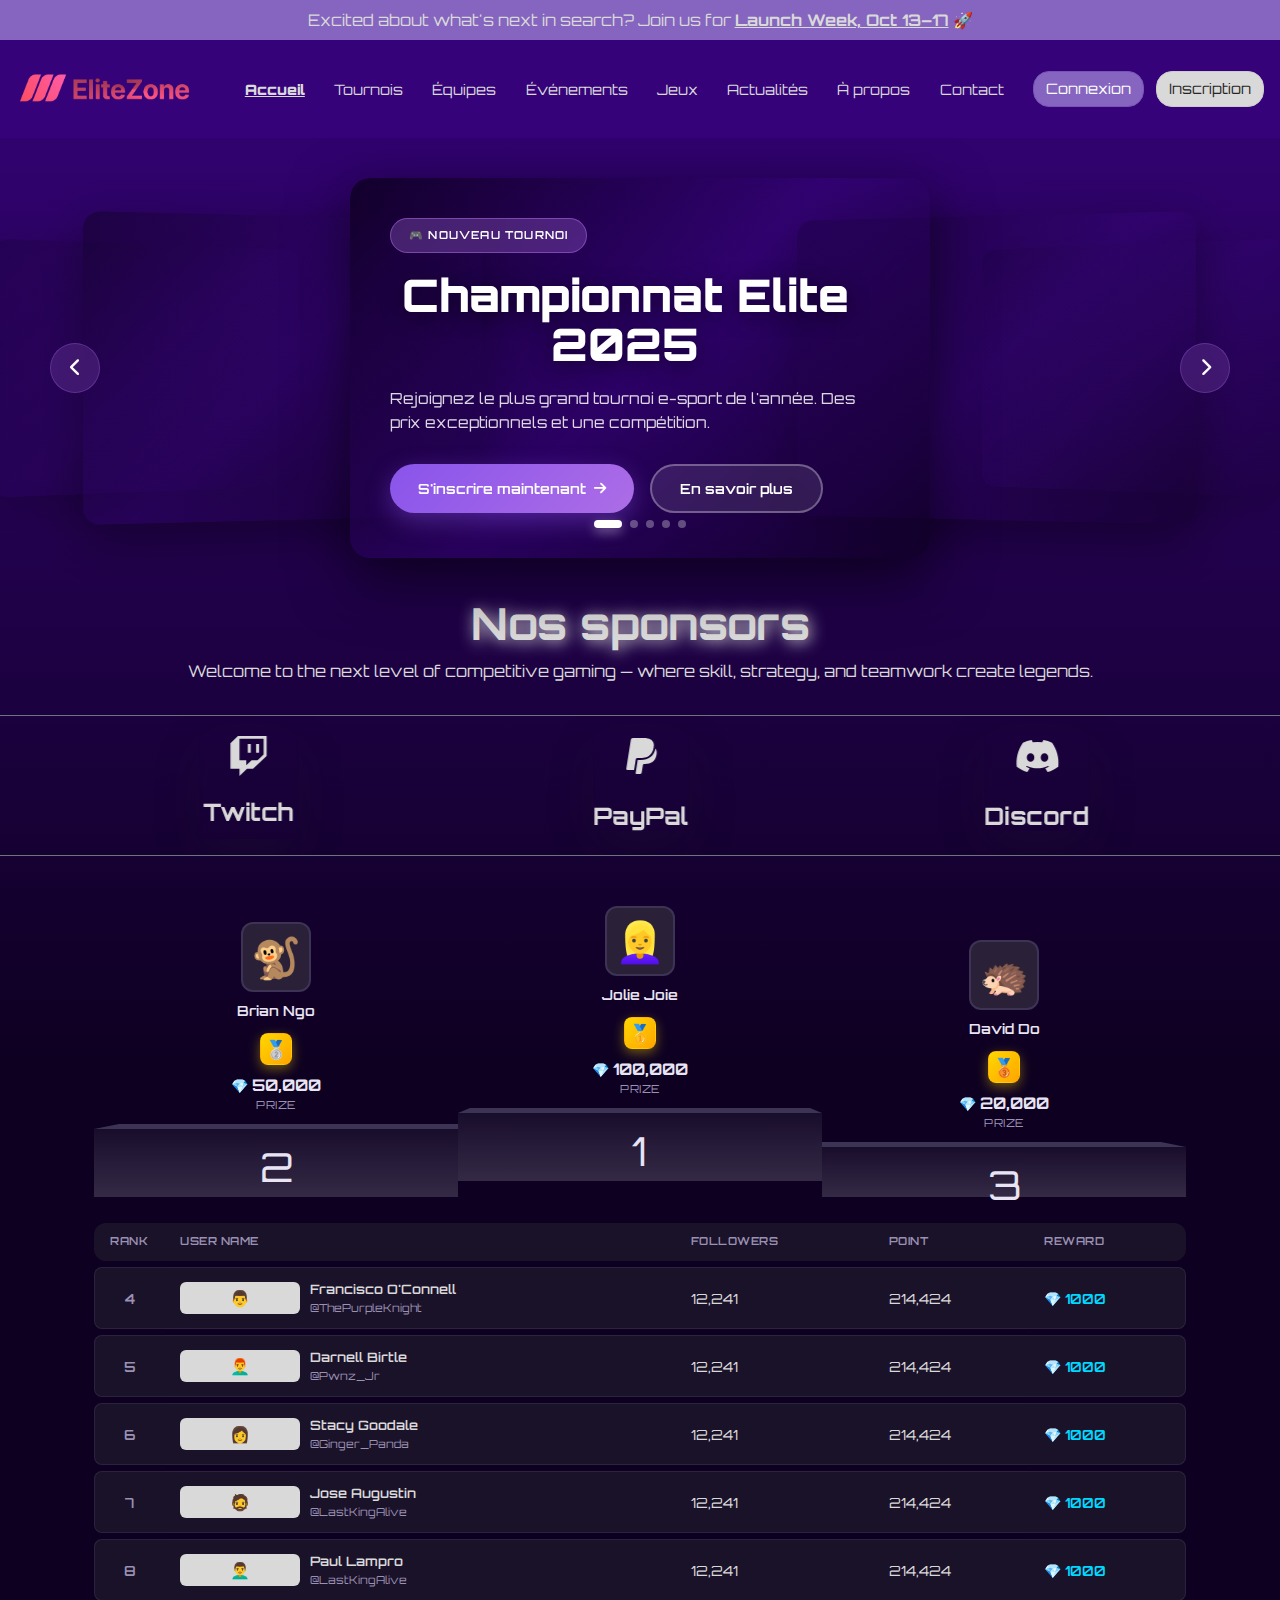
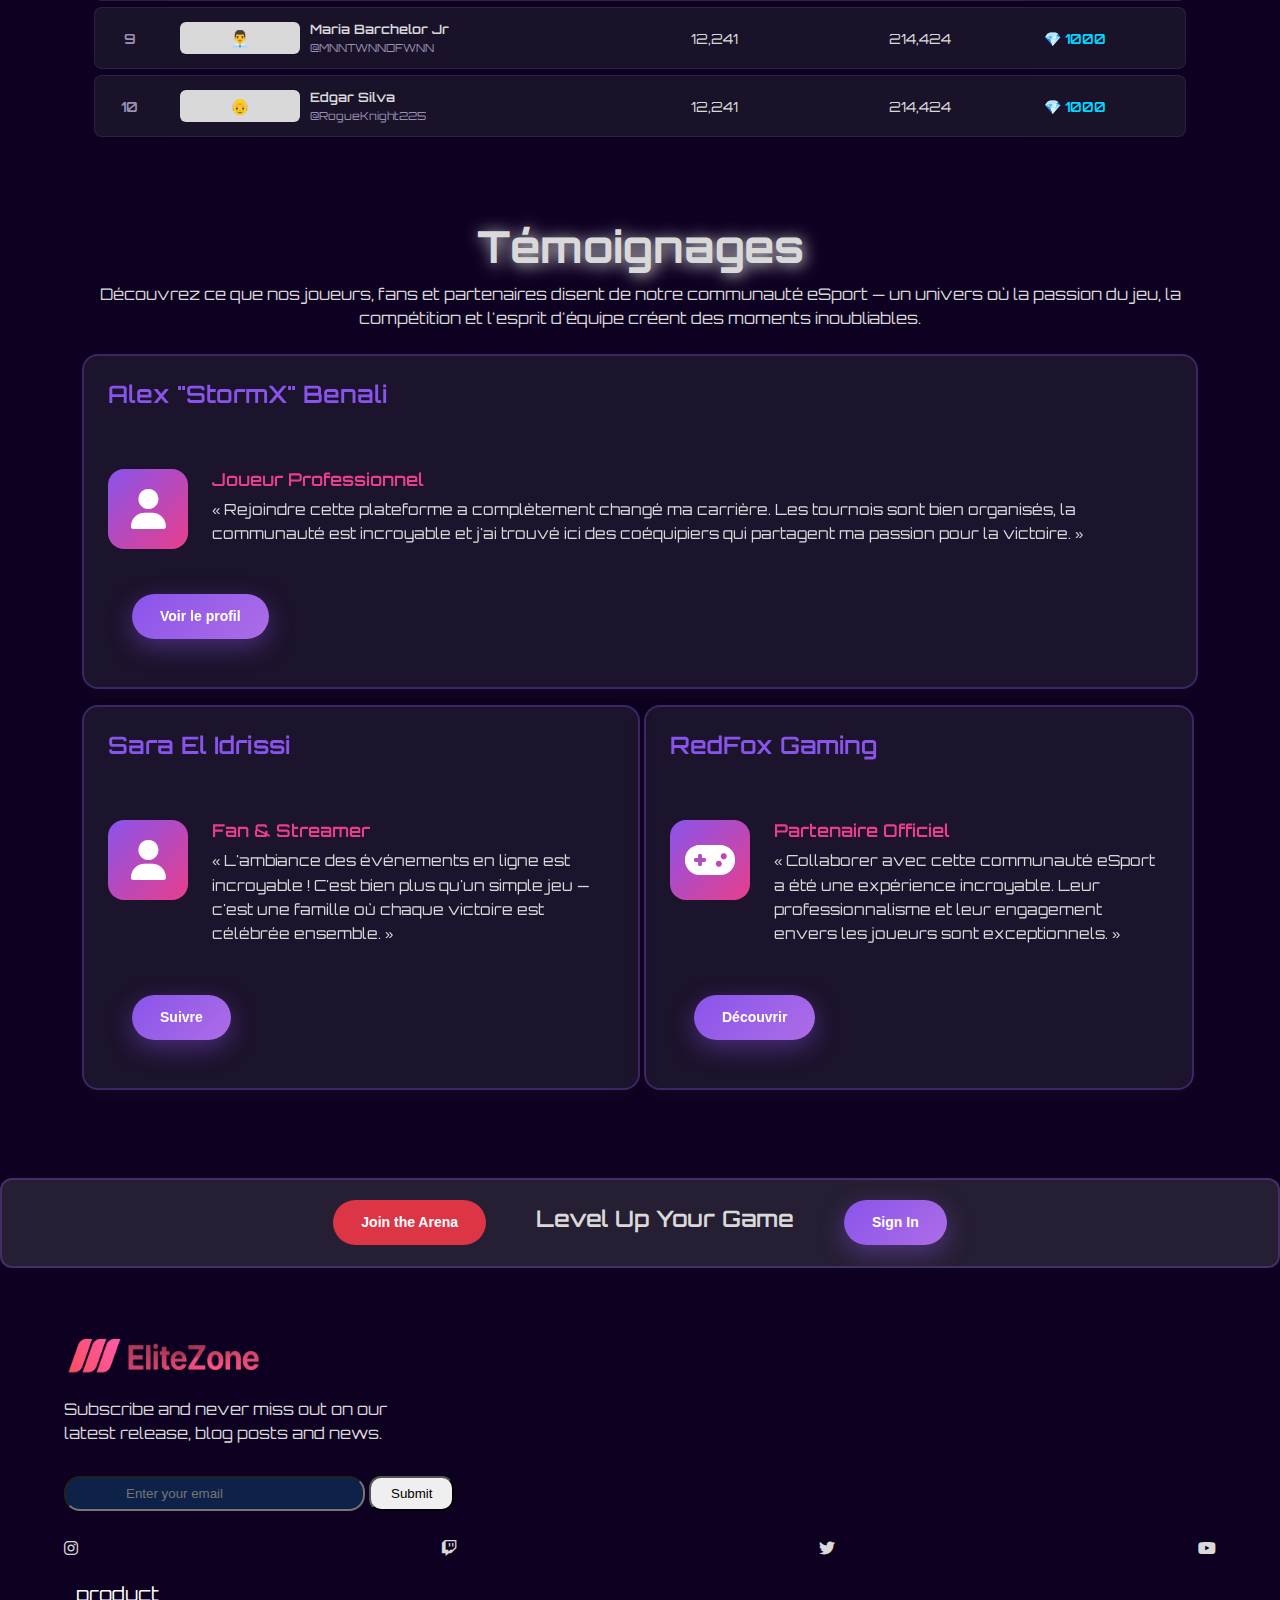
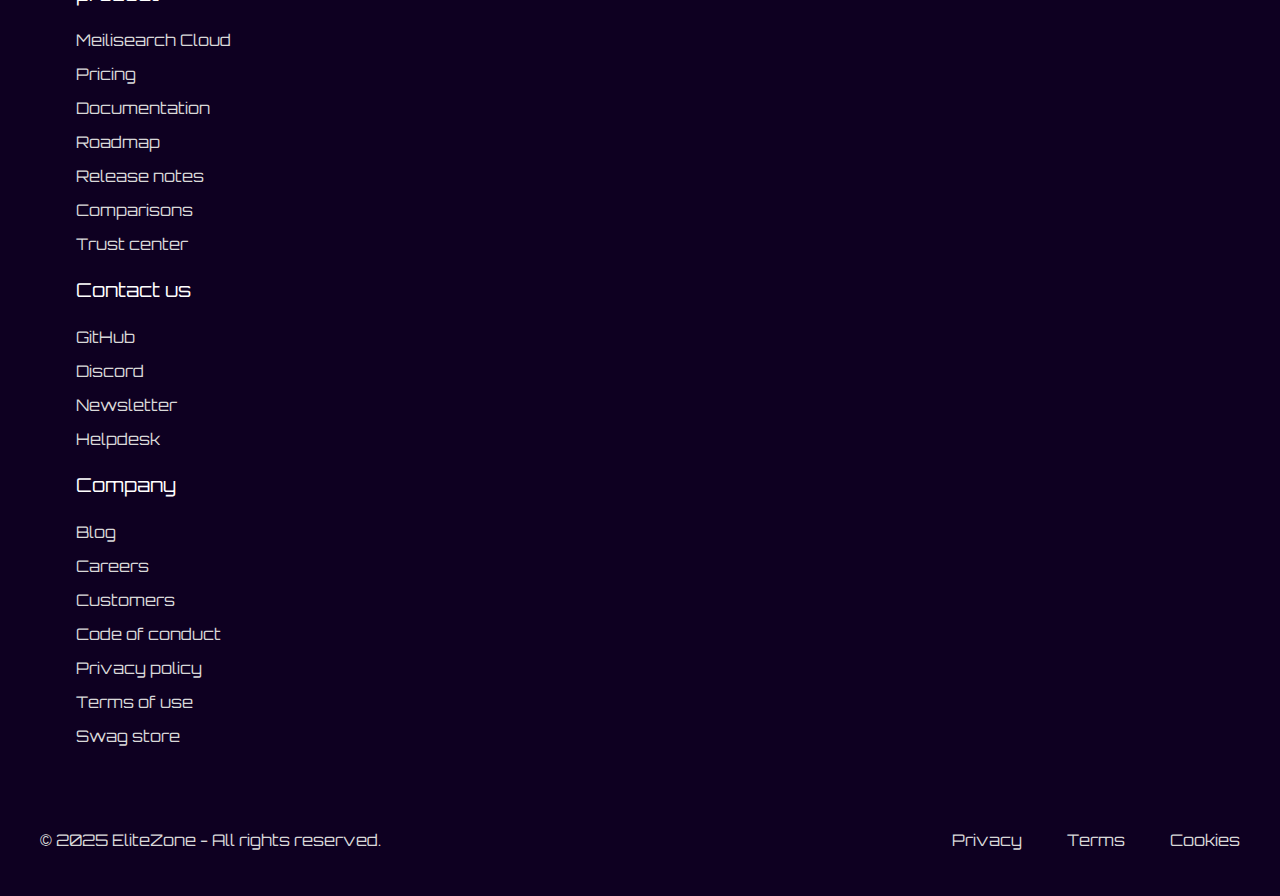
<file: index.html>
<!DOCTYPE html>
<html lang="en">

<head>
    <!--Meta-->
    <meta charset="UTF-8" />
    <meta name="viewport" content="width=device-width, initial-scale=1.0" />
    <meta name="description" content="Home page of EliteZone">
    <meta name="keywords" content="EliteZone,sport,game,Elite,Zone">
    <meta name="author" content="Mohammed Maghri, Rihab Mahdi, Hamza Hajjaji">

    <!--Favicon-->
    <link rel="icon" type="image/x-icon" href="assets/image/favicon.ico">

    <!--Title-->
    <title>EliteZone - Accueil</title>

    <!--Preconnect-->
    <link rel="preconnect" href="https://cdnjs.cloudflare.com">
    <link rel="preconnect" href="https://fonts.googleapis.com">

    <!--Preload-->
    <link rel="preload" href="assets/style/app.css" as="style" />
    <link rel="preload" href="assets/script/app.js" as="script" />

    <!--Stylesheet-->
    <link rel="stylesheet" href="assets/style/app.css" />
    <link rel="stylesheet"
        href="https://fonts.googleapis.com/css2?family=Orbitron:wght@400;500;700;900&family=Inter:wght@300;400;500;600;700&display=swap">
    <link rel="stylesheet" href="https://cdnjs.cloudflare.com/ajax/libs/font-awesome/6.6.0/css/all.min.css"
        crossorigin="anonymous" />
    <link rel="stylesheet" href="https://cdnjs.cloudflare.com/ajax/libs/animate.css/4.1.1/animate.min.css" />
</head>

<body>
    <!--Header-->
    <header class="page-wrapper">
        <p class="bg-purple py-2 text-center fs-6 mb-0">Excited about what's next in search? Join us for <u
                class="text-bold">Launch Week, Oct 13–17</u> 🚀</p>
        <div class="nav-wrapper">
            <nav class="navbar">
                <img src="assets/image/logo.png" alt="EliteZone Logo" />
                <div class="menu-toggle" id="mobile-menu">
                    <span class="bar"></span>
                    <span class="bar"></span>
                    <span class="bar"></span>
                </div>
                <ul class="nav">
                    <li class="nav-item"><a href="" class="active">Accueil</a></li>
                    <li class="nav-item"><a href="pages/tournois.html">Tournois</a></li>
                    <li class="nav-item"><a href="pages/équipes.html">Équipes</a></li>
                    <li class="nav-item"><a href="pages/événements.html">Événements</a></li>
                    <li class="nav-item"><a href="pages/jeux.html">Jeux</a></li>
                    <li class="nav-item"><a href="pages/actualités.html">Actualités</a></li>
                    <li class="nav-item"><a href="pages/à-propos.html">À propos</a></li>
                    <li class="nav-item"><a href="pages/contact.html">Contact</a></li>
                    <li class="nav-item text-nowrap">
                        <a href="pages/connexion.html" class="btn btn-purple rounded-xl mr-2">Connexion</a>
                        <a href="pages/inscription.html" class="btn btn-light rounded-xl">Inscription</a>
                    </li>
                </ul>
            </nav>
        </div>
    </header>

    <!--Main-->
    <main>
        <section class="hero-slider">
            <div class="slides-container">
                <!-- Slide 1 - Replace with your image URL -->
                <div class="slide active"
                    style="background-image: url('https://images.unsplash.com/photo-1542751371-adc38448a05e?w=1200&q=80');">
                    <div class="slide-content">
                        <span class="slide-badge">🎮 NOUVEAU TOURNOI</span>
                        <h1 class="slide-title">Championnat Elite 2025</h1>
                        <p class="slide-description">
                            Rejoignez le plus grand tournoi e-sport de l'année. Des prix exceptionnels et une
                            compétition.
                        </p>
                        <div class="slide-buttons">
                            <a href="#" class="btn-hero btn-primary">
                                S'inscrire maintenant
                                <i class="fas fa-arrow-right"></i>
                            </a>
                            <a href="#" class="btn-hero btn-outline">
                                En savoir plus
                            </a>
                        </div>
                    </div>
                </div>

                <!-- Slide 2 - Replace with your image URL -->
                <div class="slide"
                    style="background-image: url('https://images.unsplash.com/photo-1511512578047-dfb367046420?w=1200&q=80');">
                    <div class="slide-content">
                        <span class="slide-badge">⚡ ÉVÉNEMENT LIVE</span>
                        <h1 class="slide-title">Battle Royale Finals</h1>
                        <p class="slide-description">
                            Les meilleures équipes s'affrontent en direct. Ne manquez pas les finales épiques.
                        </p>
                        <div class="slide-buttons">
                            <a href="#" class="btn-hero btn-primary">
                                Voir le stream
                                <i class="fas fa-play"></i>
                            </a>
                            <a href="#" class="btn-hero btn-outline">
                                Programme
                            </a>
                        </div>
                    </div>
                </div>

                <!-- Slide 3 - Replace with your image URL -->
                <div class="slide"
                    style="background-image: url('https://images.unsplash.com/photo-1538481199705-c710c4e965fc?w=1200&q=80');">
                    <div class="slide-content">
                        <span class="slide-badge">🏆 LIGUE PRO</span>
                        <h1 class="slide-title">Rejoignez l'Elite</h1>
                        <p class="slide-description">
                            Inscrivez votre équipe dans notre ligue professionnelle. Affrontez les meilleurs joueurs
                            et devenez une légende.
                        </p>
                        <div class="slide-buttons">
                            <a href="#" class="btn-hero btn-primary">
                                Créer une équipe
                                <i class="fas fa-users"></i>
                            </a>
                            <a href="#" class="btn-hero btn-outline">
                                Règlement
                            </a>
                        </div>
                    </div>
                </div>

                <!-- Slide 4 - Replace with your image URL -->
                <div class="slide"
                    style="background-image: url('https://images.unsplash.com/photo-1552820728-8b83bb6b773f?w=1200&q=80');">
                    <div class="slide-content">
                        <span class="slide-badge">🎯 COMPÉTITION</span>
                        <h1 class="slide-title">Tournoi FPS Pro</h1>
                        <p class="slide-description">
                            Participez au plus grand tournoi FPS de la saison. Affrontez les meilleurs tireurs d'élite
                            et remportez des prix exclusifs.
                        </p>
                        <div class="slide-buttons">
                            <a href="#" class="btn-hero btn-primary">
                                Rejoindre
                                <i class="fas fa-gamepad"></i>
                            </a>
                            <a href="#" class="btn-hero btn-outline">
                                Détails
                            </a>
                        </div>
                    </div>
                </div>

                <!-- Slide 5 - Replace with your image URL -->
                <div class="slide"
                    style="background-image: url('https://images.unsplash.com/photo-1560253023-3ec5d502959f?w=1200&q=80');">
                    <div class="slide-content">
                        <span class="slide-badge">💎 PREMIUM</span>
                        <h1 class="slide-title">League Masters</h1>
                        <p class="slide-description">
                            Rejoignez la ligue premium avec les meilleurs joueurs du monde. Des récompenses
                            exceptionnelles et une expérience unique.
                        </p>
                        <div class="slide-buttons">
                            <a href="#" class="btn-hero btn-primary">
                                S'abonner
                                <i class="fas fa-star"></i>
                            </a>
                            <a href="#" class="btn-hero btn-outline">
                                Avantages
                            </a>
                        </div>
                    </div>
                </div>
            </div>

            <!-- Navigation Arrows -->
            <button class="slider-nav prev" onclick="changeSlide(-1)">
                <i class="fas fa-chevron-left"></i>
                <span class="sr-only">prev</span>
            </button>
            <button class="slider-nav next" onclick="changeSlide(1)">
                <i class="fas fa-chevron-right"></i>
                <span class="sr-only">next</span>

            </button>

            <!-- Slide Indicators -->
            <div class="slide-indicators">
                <button class="indicator active" onclick="goToSlide(0)">
                    <span class="sr-only">active</span>
                </button>
                <button class="indicator" onclick="goToSlide(1)">
                    <span class="sr-only">active</span>
                </button>
                <button class="indicator" onclick="goToSlide(2)">
                    <span class="sr-only">active</span>
                </button>
                <button class="indicator" onclick="goToSlide(3)">
                    <span class="sr-only">active</span>
                </button>
                <button class="indicator" onclick="goToSlide(4)">
                    <span class="sr-only">active</span>
                </button>
            </div>
        </section>

        <section class="mt-3">
            <h2 class="section-title fs-3 animate__animated animate__bounce">Nos sponsors</h2>
            <p class="text-center">Welcome to the next level of competitive gaming — where skill, strategy, and teamwork
                create legends.</p>

            <marquee width="100%" scrollamount="15" behavior="scroll" direction="right"
                class="mt-3 border-top border-bottom py-3">
                <div class="d-flex justify-content-between">
                    <div class="">
                        <article class="shadow-lg rounded-lg text-center">
                            <svg xmlns="http://www.w3.org/2000/svg" class="animate__animated animate__rubberBand"
                                width="3em" height="3em" viewBox="0 0 16 16">
                                <path fill="currentColor"
                                    d="M1.635 7.146S3.08 5.012 5.97 4.791v-.774C2.77 4.273 0 6.983 0 6.983s1.57 4.536 5.97 4.952v-.824c-3.23-.406-4.335-3.965-4.335-3.965M5.97 9.475v.753c-2.44-.435-3.118-2.972-3.118-2.972S4.023 5.958 5.97 5.747v.828h-.004c-1.021-.123-1.82.83-1.82.83s.448 1.607 1.824 2.07M6 2l-.03 2.017A7 7 0 0 1 6.252 4c3.637-.123 6.007 2.983 6.007 2.983s-2.722 3.31-5.557 3.31q-.39-.002-.732-.065v.883q.292.039.61.04c2.638 0 4.546-1.348 6.394-2.943c.307.246 1.561.842 1.819 1.104c-1.757 1.47-5.852 2.657-8.173 2.657a7 7 0 0 1-.65-.034V14H16l.03-12zm-.03 3.747v-.956a6 6 0 0 1 .282-.015c2.616-.082 4.332 2.248 4.332 2.248S8.73 9.598 6.743 9.598c-.286 0-.542-.046-.773-.123v-2.9c1.018.123 1.223.572 1.835 1.593L9.167 7.02s-.994-1.304-2.67-1.304a5 5 0 0 0-.527.031" />
                            </svg>
                            <h3 class="fs-5 text-bold mt-3">NVIDIA</h3>
                        </article>
                    </div>
                    <div class="">
                        <article class="shadow-lg rounded-lg text-center p-1">
                            <svg xmlns="http://www.w3.org/2000/svg" class="animate__animated animate__rubberBand"
                                width="3em" height="2.5em" viewBox="0 0 448 512">
                                <path fill="currentColor"
                                    d="M359.4 103.5h-38.6v109.7h38.6zm-106.2-.5h-38.6v109.8h38.6zM89 0L-7.5 91.4v329.2h115.8V512l96.5-91.4h77.3L455.9 256V0zm328.3 237.8l-77.2 73.1h-77.2l-67.6 64v-64h-86.9V36.6h308.9z" />
                            </svg>
                            <h3 class="fs-5 text-bold mt-3">Twitch</h3>
                        </article>
                    </div>
                    <div class="">
                        <article class="shadow-lg rounded-lg text-center">
                            <svg xmlns="http://www.w3.org/2000/svg" class="animate__animated animate__rubberBand"
                                width="3em" height="3em" viewBox="0 0 24 24">
                                <path fill="currentColor"
                                    d="M9.93 12.99c.1 0 2.42.1 3.8-.24h.01c1.59-.39 3.8-1.51 4.37-5.17c0 0 1.27-4.58-5.03-4.58H7.67c-.49 0-.91.36-.99.84L4.38 18.4c-.05.3.19.58.49.58H8.3l.84-5.32c.06-.38.39-.67.79-.67" />
                                <path fill="currentColor"
                                    d="M18.99 8.29c-.81 3.73-3.36 5.7-7.42 5.7H10.1l-1.03 6.52c-.04.26.16.49.42.49h1.9c.34 0 .64-.25.69-.59c.08-.4.52-3.32.61-3.82c.05-.34.35-.59.69-.59h.44c2.82 0 5.03-1.15 5.68-4.46c.26-1.34.12-2.44-.51-3.25" />
                            </svg>
                            <h3 class="fs-5 text-bold mt-3">PayPal</h3>
                        </article>
                    </div>
                    <div class="">
                        <article class="shadow-lg rounded-lg text-center">
                            <svg xmlns="http://www.w3.org/2000/svg" class="animate__animated animate__rubberBand"
                                width="3em" height="3em" viewBox="0 0 24 24">
                                <path fill="currentColor"
                                    d="M19.27 5.33C17.94 4.71 16.5 4.26 15 4a.1.1 0 0 0-.07.03c-.18.33-.39.76-.53 1.09a16.1 16.1 0 0 0-4.8 0c-.14-.34-.35-.76-.54-1.09c-.01-.02-.04-.03-.07-.03c-1.5.26-2.93.71-4.27 1.33c-.01 0-.02.01-.03.02c-2.72 4.07-3.47 8.03-3.1 11.95c0 .02.01.04.03.05c1.8 1.32 3.53 2.12 5.24 2.65c.03.01.06 0 .07-.02c.4-.55.76-1.13 1.07-1.74c.02-.04 0-.08-.04-.09c-.57-.22-1.11-.48-1.64-.78c-.04-.02-.04-.08-.01-.11c.11-.08.22-.17.33-.25c.02-.02.05-.02.07-.01c3.44 1.57 7.15 1.57 10.55 0c.02-.01.05-.01.07.01c.11.09.22.17.33.26c.04.03.04.09-.01.11c-.52.31-1.07.56-1.64.78c-.04.01-.05.06-.04.09c.32.61.68 1.19 1.07 1.74c.03.01.06.02.09.01c1.72-.53 3.45-1.33 5.25-2.65c.02-.01.03-.03.03-.05c.44-4.53-.73-8.46-3.1-11.95c-.01-.01-.02-.02-.04-.02M8.52 14.91c-1.03 0-1.89-.95-1.89-2.12s.84-2.12 1.89-2.12c1.06 0 1.9.96 1.89 2.12c0 1.17-.84 2.12-1.89 2.12m6.97 0c-1.03 0-1.89-.95-1.89-2.12s.84-2.12 1.89-2.12c1.06 0 1.9.96 1.89 2.12c0 1.17-.83 2.12-1.89 2.12" />
                            </svg>
                            <h3 class="fs-5 text-bold mt-3">Discord</h3>
                        </article>
                    </div>
                </div>

            </marquee>
        </section>

        <section class="leaderboard">

            <div class="card-Leader" data-position="2">
                <div class="card-content">
                    <div class="avatar">🐒</div>
                    <div class="username">Brian Ngo</div>
                    <div class="badge">🥈</div>
                    <div class="points">
                        <span class="gem-icon">💎</span>
                        <span>50,000</span>
                    </div>
                    <div class="prize-label">Prize</div>
                </div>
                <div class="podium">2</div>
            </div>

            <div class="card-Leader" data-position="1">
                <div class="card-content">
                    <div class="avatar">👱‍♀️</div>
                    <div class="username">Jolie Joie</div>
                    <div class="badge">🥇</div>
                    <div class="points">
                        <span class="gem-icon">💎</span>
                        <span>100,000</span>
                    </div>
                    <div class="prize-label">Prize</div>
                </div>
                <div class="podium">1</div>
            </div>

            <div class="card-Leader" data-position="3">
                <div class="card-content">
                    <div class="avatar">🦔</div>
                    <div class="username">David Do</div>
                    <div class="badge">🥉</div>
                    <div class="points">
                        <span class="gem-icon">💎</span>
                        <span>20,000</span>
                    </div>
                    <div class="prize-label">Prize</div>
                </div>
                <div class="podium">3</div>
            </div>

            <div class="list-container">
                <table>
                    <thead>
                        <tr>
                            <th>Rank</th>
                            <th>User Name</th>
                            <th>Followers</th>
                            <th>Point</th>
                            <th>Reward</th>
                        </tr>
                    </thead>
                    <tbody>
                        <tr>
                            <td>4</td>
                            <td>
                                <div class="user-cell">
                                    <div class="user-avatar">👨</div>
                                    <div class="user-info">
                                        <div class="user-name">Francisco O'Connell</div>
                                        <div class="user-id">@ThePurpleKnight</div>
                                    </div>
                                </div>
                            </td>
                            <td>12,241</td>
                            <td>214,424</td>
                            <td>
                                <div class="reward">
                                    <span>💎</span>
                                    <span>1000</span>
                                </div>
                            </td>
                        </tr>
                        <tr>
                            <td>5</td>
                            <td>
                                <div class="user-cell">
                                    <div class="user-avatar">👨‍🦰</div>
                                    <div class="user-info">
                                        <div class="user-name">Darnell Birtle</div>
                                        <div class="user-id">@Pwnz_Jr</div>
                                    </div>
                                </div>
                            </td>
                            <td>12,241</td>
                            <td>214,424</td>
                            <td>
                                <div class="reward">
                                    <span>💎</span>
                                    <span>1000</span>
                                </div>
                            </td>
                        </tr>
                        <tr>
                            <td>6</td>
                            <td>
                                <div class="user-cell">
                                    <div class="user-avatar">👩</div>
                                    <div class="user-info">
                                        <div class="user-name">Stacy Goodale</div>
                                        <div class="user-id">@Ginger_Panda</div>
                                    </div>
                                </div>
                            </td>
                            <td>12,241</td>
                            <td>214,424</td>
                            <td>
                                <div class="reward">
                                    <span>💎</span>
                                    <span>1000</span>
                                </div>
                            </td>
                        </tr>
                        <tr>
                            <td>7</td>
                            <td>
                                <div class="user-cell">
                                    <div class="user-avatar">🧔</div>
                                    <div class="user-info">
                                        <div class="user-name">Jose Augustin</div>
                                        <div class="user-id">@LastKingAlive</div>
                                    </div>
                                </div>
                            </td>
                            <td>12,241</td>
                            <td>214,424</td>
                            <td>
                                <div class="reward">
                                    <span>💎</span>
                                    <span>1000</span>
                                </div>
                            </td>
                        </tr>
                        <tr>
                            <td>8</td>
                            <td>
                                <div class="user-cell">
                                    <div class="user-avatar">👨‍🦱</div>
                                    <div class="user-info">
                                        <div class="user-name">Paul Lampro</div>
                                        <div class="user-id">@LastKingAlive</div>
                                    </div>
                                </div>
                            </td>
                            <td>12,241</td>
                            <td>214,424</td>
                            <td>
                                <div class="reward">
                                    <span>💎</span>
                                    <span>1000</span>
                                </div>
                            </td>
                        </tr>
                        <tr>
                            <td>9</td>
                            <td>
                                <div class="user-cell">
                                    <div class="user-avatar">👨‍💼</div>
                                    <div class="user-info">
                                        <div class="user-name">Maria Barchelor Jr</div>
                                        <div class="user-id">@MNNTWNNDFWNN</div>
                                    </div>
                                </div>
                            </td>
                            <td>12,241</td>
                            <td>214,424</td>
                            <td>
                                <div class="reward">
                                    <span>💎</span>
                                    <span>1000</span>
                                </div>
                            </td>
                        </tr>
                        <tr>
                            <td>10</td>
                            <td>
                                <div class="user-cell">
                                    <div class="user-avatar">👴</div>
                                    <div class="user-info">
                                        <div class="user-name">Edgar Silva</div>
                                        <div class="user-id">@RogueKnight225</div>
                                    </div>
                                </div>
                            </td>
                            <td>12,241</td>
                            <td>214,424</td>
                            <td>
                                <div class="reward">
                                    <span>💎</span>
                                    <span>1000</span>
                                </div>
                            </td>
                        </tr>
                    </tbody>
                </table>
            </div>
        </section>

        <section class="temoignage p-6">
            <div class="container">
                <h2 class="section-title fs-3 animate__animated animate__bounce">Témoignages</h2>
                <p class="text-center">
                    Découvrez ce que nos joueurs, fans et partenaires disent de notre communauté eSport —
                    un univers où la passion du jeu, la compétition et l'esprit d'équipe créent des moments
                    inoubliables.
                </p>

                <div class="card mt-4 featured-card">
                    <div class="card-header">
                        <div class="card-title">
                            <h2>Alex "StormX" Benali</h2>
                        </div>
                    </div>
                    <div class="card-body">
                        <div class="card-text mt-3 d-flex">
                            <div class="icon-container">
                                <i class="fa-solid fa-user"></i>
                            </div>
                            <div>
                                <h3>Joueur Professionnel</h3>
                                <p>
                                    « Rejoindre cette plateforme a complètement changé ma carrière. Les tournois sont
                                    bien
                                    organisés,
                                    la communauté est incroyable et j'ai trouvé ici des coéquipiers qui partagent ma
                                    passion
                                    pour la victoire. »
                                </p>
                            </div>
                        </div>
                        <div class="card-footer">
                            <button class="btn btn-primary btn-hero">Voir le profil</button>
                        </div>
                    </div>
                </div>

                <div class="row row-cols-1 row-cols-md-2 mt-3 p-0">
                    <div class="col mb-2 p-0">
                        <div class="card">
                            <div class="card-header">
                                <div class="card-title">
                                    <h2>Sara El Idrissi</h2>
                                </div>
                            </div>
                            <div class="card-body">
                                <div class="card-text mt-3 d-flex">
                                    <div class="icon-container">
                                        <i class="fa-solid fa-user"></i>
                                    </div>
                                    <div>
                                        <h3>Fan & Streamer</h3>
                                        <p>
                                            « L'ambiance des événements en ligne est incroyable ! C'est bien plus qu'un
                                            simple
                                            jeu —
                                            c'est une famille où chaque victoire est célébrée ensemble. »
                                        </p>
                                    </div>
                                </div>
                                <div class="card-footer">
                                    <button class="btn btn-primary btn-hero">Suivre</button>
                                </div>
                            </div>
                        </div>
                    </div>

                    <div class="col mb-2 p-0 px-1">
                        <div class="card">
                            <div class="card-header">
                                <div class="card-title">
                                    <h2>RedFox Gaming</h2>
                                </div>
                            </div>
                            <div class="card-body">
                                <div class="card-text mt-3 d-flex">
                                    <div class="icon-container">
                                        <i class="fa-solid fa-gamepad"></i>
                                    </div>
                                    <div>
                                        <h3>Partenaire Officiel</h3>
                                        <p>
                                            « Collaborer avec cette communauté eSport a été une expérience incroyable.
                                            Leur professionnalisme et leur engagement envers les joueurs sont
                                            exceptionnels. »
                                        </p>
                                    </div>
                                </div>
                                <div class="card-footer">
                                    <button class="btn btn-primary btn-hero">Découvrir</button>
                                </div>
                            </div>
                        </div>
                    </div>
                </div>
            </div>
        </section>


        <section class="CTA py-5">
            <div class="CTADiv d-flex bg-primary">
                <div>
                    <button class="btn btn-danger btn-hero">Join the Arena</button>
                </div>
                <div class="text-center">
                    <h3 class="">Level Up Your Game</h3>
                </div>
                <div>
                    <button class="btn btn-primary btn-hero">Sign In</button>
                </div>
            </div>
        </section>



    </main>

    <!--Footer-->
    <footer >
        <div class="footer">
             <div class="parte-one">
             <img src="assets/image/logo.png" alt="EliteZone Logo"/>
            <p>Subscribe and never miss out on our <br> latest release, blog posts and news.</p>
           <div class="email">
             <input type="text" placeholder="Enter your email">
             <button type="submit">Submit</button>
           </div>
             <ul class="icons">
                <li><a href="https://www.instagram.com/" title="instagram"><i class="fa-brands fa-instagram"></i></a></li>
                <li><a href="https://www.twitch.tv/" title="twitch"><i class="fa-brands fa-twitch"></i></a></li>
                <li><a href="https://x.com/i/flow/login" title="twitter"><i class="fa-brands fa-twitter"></i></a></li>
                <li><a href="https://www.youtube.com/" title="youtube"><i class="fa-brands fa-youtube"></i></a></li> 
            </ul>

         </div>

          <div class="parte-two">
             <p class="color-p"><big>product</big></p>
              
                <ul class="color">
                      <li>Meilisearch Cloud</li>
                      <li>Pricing</li>
                      <li>Documentation</li>
                      <li>Roadmap</li>
                      <li>Release notes</li>
                      <li>Comparisons</li>
                      <li>Trust center</li>
               </ul>

           
        </div>
        <div class="parte-three">
            <p class="color-p"><big>Contact us</big></p>
            <ul class="color">
                <li>GitHub</li>
                <li>Discord</li>
                <li>Newsletter</li>
                <li>Helpdesk</li>


            </ul>
        </div>
         <div class="parte-three">
            <p class="color-p"><big>Company</big></p>
            <ul class="color">
                <li>Blog</li>
                <li>Careers</li>
                <li>Customers</li>
                <li>Code of conduct</li>
                <li>Privacy policy</li>
                <li>Terms of use</li>
                <li>Swag store</li>
            </ul>
        </div>

        </div>
       
        <div class="fin-parte">
            <p>&copy; 2025 EliteZone - All rights reserved.</p>
            <div>
                <ul class="list">
                    <li>Privacy</li>
                    <li>Terms</li>
                    <li>Cookies</li>
                </ul>
            </div>
        </div>


    </footer>

    <!--Script-->
    <script src="https://cdnjs.cloudflare.com/ajax/libs/jquery/3.3.1/jquery.min.js"></script>
    <script src="assets/script/app.js"></script>
</body>

</html>
</file>
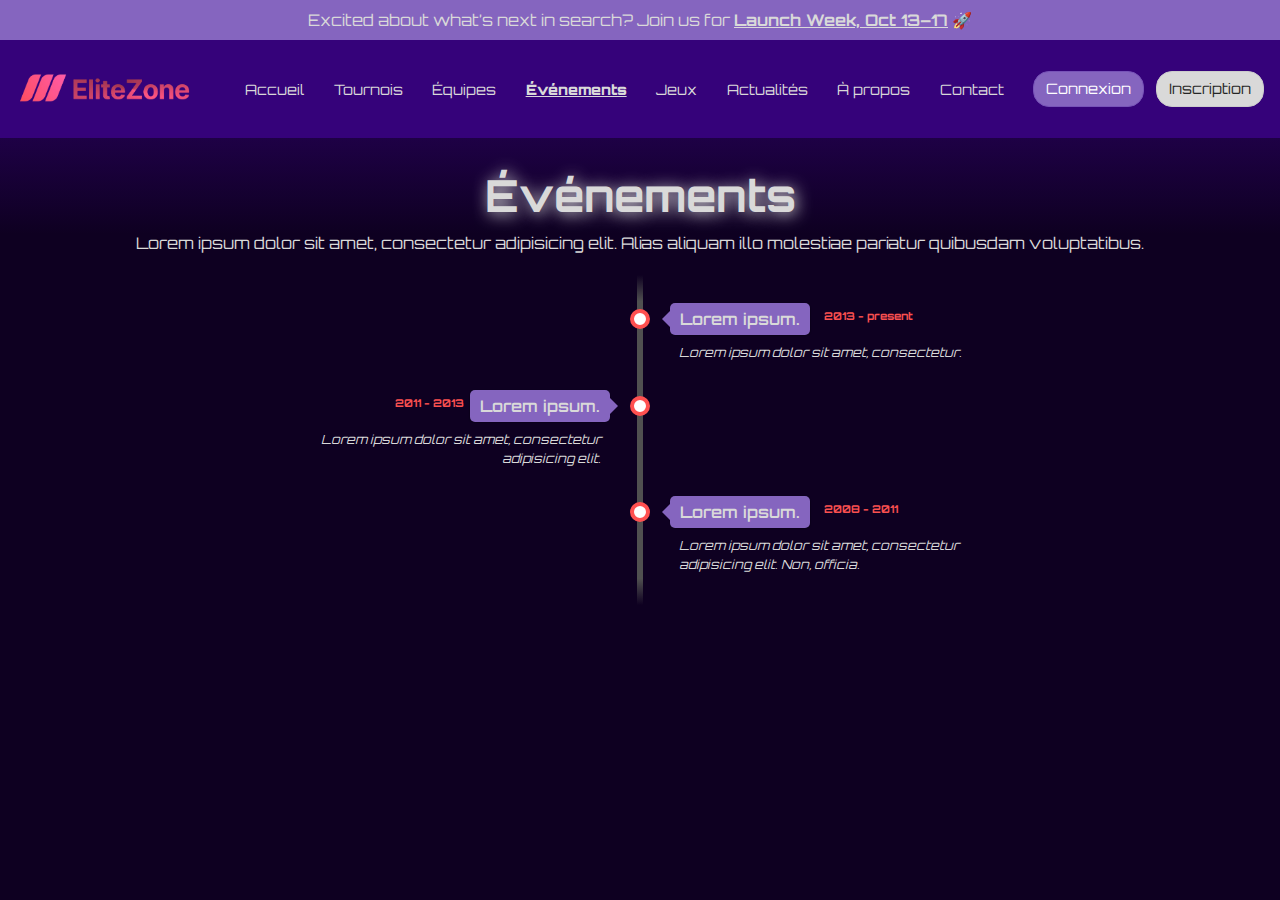
<file: pages/événements.html>
<!DOCTYPE html>
<html lang="en">
<head>
    <!--Meta-->
    <meta charset="UTF-8" />
    <meta name="viewport" content="width=device-width, initial-scale=1.0" />
    <meta name="description" content="Événements page of EliteZone">
    <meta name="keywords" content="EliteZone,sport,game,Elite,Zone">
    <meta name="author" content="Mohammed Maghri, Rihab Mahdi, Hamza Hajjaji">

    <!--Favicon-->
    <link rel="icon" type="image/x-icon" href="../assets/image/favicon.ico">

    <!--Title-->
    <title>EliteZone - Événements</title>

    <!--Preconnect-->
    <link rel="preconnect" href="https://cdnjs.cloudflare.com">
    <link rel="preconnect" href="https://fonts.googleapis.com">

    <!--Preload-->
    <link rel="preload" href="../assets/style/app.css" as="style" />
    <link rel="preload" href="../assets/script/app.js" as="script" />

    <!--Stylesheet-->
    <link rel="stylesheet" href="../assets/style/app.css" />
    <link rel="stylesheet" href="https://fonts.googleapis.com/css2?family=Orbitron:wght@400;500;700;900&family=Inter:wght@300;400;500;600;700&display=swap">
    <link
            rel="stylesheet"
            href="https://cdnjs.cloudflare.com/ajax/libs/font-awesome/6.6.0/css/all.min.css"
            crossorigin="anonymous"
    />
    <link
            rel="stylesheet"
            href="https://cdnjs.cloudflare.com/ajax/libs/animate.css/4.1.1/animate.min.css"
    />
</head>
<body>
<!--Header-->
<header class="page-wrapper">
    <p class="bg-purple py-2 text-center fs-6 mb-0">Excited about what’s next in search? Join us for <u class="text-bold">Launch Week, Oct 13–17</u> 🚀</p>
    <div class="nav-wrapper">
        <nav class="navbar">
            <img src="../assets/image/logo.png" alt="EliteZone Logo"/>
            <div class="menu-toggle" id="mobile-menu">
                <span class="bar"></span>
                <span class="bar"></span>
                <span class="bar"></span>
            </div>
            <ul class="nav">
                <li class="nav-item"><a href="">Accueil</a></li>
                <li class="nav-item"><a href="tournois.html">Tournois</a></li>
                <li class="nav-item"><a href="équipes.html">Équipes</a></li>
                <li class="nav-item"><a href="événements.html" class="active">Événements</a></li>
                <li class="nav-item"><a href="jeux.html">Jeux</a></li>
                <li class="nav-item"><a href="actualités.html">Actualités</a></li>
                <li class="nav-item"><a href="à-propos.html">À propos</a></li>
                <li class="nav-item"><a href="contact.html">Contact</a></li>
                <li class="nav-item text-nowrap">
                    <a href="connexion.html" class="btn btn-purple rounded-xl mr-2">Connexion</a>
                    <a href="inscription.html" class="btn btn-light rounded-xl">Inscription</a>
                </li>
            </ul>
        </nav>
    </div>
</header>

<!--Main-->
<main>
    <section class="mt-5">
        <h2 class="section-title fs-3 animate__animated animate__bounce">Événements</h2>
        <p class="text-center">Lorem ipsum dolor sit amet, consectetur adipisicing elit. Alias aliquam illo molestiae pariatur quibusdam voluptatibus.</p>

        <ul class="timeline">
            <!-- Item 1 -->
            <li>
                <div class="direction-r">
                    <div class="flag-wrapper">
                        <span class="flag">Lorem ipsum.</span>
                        <span class="time-wrapper"><span class="time">2013 - present</span></span>
                    </div>
                    <div class="desc">Lorem ipsum dolor sit amet, consectetur.</div>
                </div>
            </li>

            <!-- Item 2 -->
            <li>
                <div class="direction-l">
                    <div class="flag-wrapper">
                        <span class="flag">Lorem ipsum.</span>
                        <span class="time-wrapper"><span class="time">2011 - 2013</span></span>
                    </div>
                    <div class="desc">Lorem ipsum dolor sit amet, consectetur adipisicing elit.</div>
                </div>
            </li>

            <!-- Item 3 -->
            <li>
                <div class="direction-r">
                    <div class="flag-wrapper">
                        <span class="flag">Lorem ipsum.</span>
                        <span class="time-wrapper"><span class="time">2008 - 2011</span></span>
                    </div>
                    <div class="desc">Lorem ipsum dolor sit amet, consectetur adipisicing elit. Non, officia.</div>
                </div>
            </li>

        </ul>
    </section>
</main>

<!--Footer-->
<footer>

</footer>

<!--Script-->
<script src="https://cdnjs.cloudflare.com/ajax/libs/jquery/3.3.1/jquery.min.js"></script>
<script src="../assets/script/app.js"></script>
</body>
</html>
</file>
<file: assets/style/app.css>
/* Import youstrap */
@import "youstrap.css";

* {
    margin: 0;
    padding: 0;
    box-sizing: border-box;
}

body {
    margin: 0;
    min-height: 100vh;
    background-image: linear-gradient(to bottom, #35027A 0%, #0E0021 26%, #0E0021 55%);
    background-repeat: no-repeat;
    height: fit-content;
    color: var(--light);
}


/* BASIC SETUP */

.page-wrapper {
    width: 100%;
    height: auto;
    position: sticky;
    top: 0;
    z-index: 100;
}

.nav-wrapper {
    width: 100%;
    background-color: #35027A;
    padding: 1.5rem 0;
}

/* NAVIGATION */

.navbar {
    display: flex;
    justify-content: space-between;
    align-items: center;
    gap: 1.5rem;
    height: 50px;
    overflow: hidden;
    padding: 0 1rem;
}

.navbar img {
    height: 40px;
    width: auto;
    justify-self: start;
}

.navbar ul {
    flex-grow: 0.8;
    list-style: none;
    display: flex;
    justify-content: space-between;
    align-items: center;
    gap: 1rem;
}

.nav-item a {
    font-size: 0.9rem;
    font-weight: 400;
    text-decoration: none;
    transition: all 0.3s ease-out;
    white-space: nowrap;
}

.nav-item .active {
    text-decoration: underline;
    font-weight: 900;
}

.nav-item a:hover {
    text-decoration: underline;
    font-weight: 900;
}

/* MOBILE MENU & ANIMATION */

.menu-toggle .bar {
    width: 25px;
    height: 3px;
    background-color: var(--light);
    margin: 5px auto;
    -webkit-transition: all 0.3s ease-in-out;
    -o-transition: all 0.3s ease-in-out;
    transition: all 0.3s ease-in-out;
}

.menu-toggle {
    justify-self: end;
    margin-right: 25px;
    display: none;
    background-color: #AD6DE6;
    border-radius: 1rem;
    padding: 0.5rem;
}

.menu-toggle:hover {
    cursor: pointer;
}

#mobile-menu.is-active .bar:nth-child(2) {
    opacity: 0;
}

#mobile-menu.is-active .bar:nth-child(1) {
    -webkit-transform: translateY(8px) rotate(45deg);
    -ms-transform: translateY(8px) rotate(45deg);
    -o-transform: translateY(8px) rotate(45deg);
    transform: translateY(8px) rotate(45deg);
}

#mobile-menu.is-active .bar:nth-child(3) {
    -webkit-transform: translateY(-8px) rotate(-45deg);
    -ms-transform: translateY(-8px) rotate(-45deg);
    -o-transform: translateY(-8px) rotate(-45deg);
    transform: translateY(-8px) rotate(-45deg);
}

/* HERO SLIDER - MODERN DESIGN WITH MULTIPLE SIDE SLIDES */

.hero-slider {
    position: relative;
    width: 100%;
    max-width: 1200px;
    height: 380px;
    margin: 40px auto;
    overflow: visible;
    padding: 0 20px;
}

/* Slides Container */
.slides-container {
    position: relative;
    width: 100%;
    height: 100%;
    display: flex;
    align-items: center;
    justify-content: center;
    perspective: 2000px;
}

/* Individual Slide - HERO SLIDER ONLY */
.hero-slider .slide {
    position: absolute;
    width: 65%;
    height: 100%;
    background-size: cover;
    background-position: center;
    border-radius: 20px;
    transition: all 0.7s cubic-bezier(0.25, 0.46, 0.45, 0.94);
    box-shadow: 0 20px 60px rgba(0, 0, 0, 0.6);
    opacity: 0;
    transform: scale(0.7) translateX(0);
    pointer-events: none;
    overflow: hidden;
}

.hero-slider .slide::before {
    content: '';
    position: absolute;
    top: 0;
    left: 0;
    right: 0;
    bottom: 0;
    background: linear-gradient(135deg,
            rgba(14, 0, 33, 0.85) 0%,
            rgba(53, 2, 122, 0.4) 50%,
            rgba(14, 0, 33, 0.75) 100%);
    border-radius: 20px;
    z-index: 1;
}

/* Active slide - center */
.hero-slider .slide.active {
    opacity: 1;
    z-index: 5;
    transform: scale(1) translateX(0);
    pointer-events: auto;
    width: 50%;
}

/* Previous slide - left side 1 */
.hero-slider .slide.prev {
    opacity: 0.6;
    z-index: 4;
    transform: scale(0.8) translateX(-90%) rotateY(15deg);
    pointer-events: auto;
    width: 42%;
}

/* Next slide - right side 1 */
.hero-slider .slide.next {
    opacity: 0.6;
    z-index: 4;
    transform: scale(0.8) translateX(90%) rotateY(-15deg);
    pointer-events: auto;
    width: 42%;
}

/* Far previous slide - left side 2 */
.hero-slider .slide.far-prev {
    opacity: 0.3;
    z-index: 3;
    transform: scale(0.65) translateX(-170%) rotateY(25deg);
    pointer-events: auto;
    width: 38%;
}

/* Far next slide - right side 2 */
.hero-slider .slide.far-next {
    opacity: 0.3;
    z-index: 3;
    transform: scale(0.65) translateX(170%) rotateY(-25deg);
    pointer-events: auto;
    width: 38%;
}

/* Hover effects for side slides */
.hero-slider .slide.prev:hover,
.hero-slider .slide.next:hover,
.hero-slider .slide.far-prev:hover,
.hero-slider .slide.far-next:hover {
    opacity: 0.8;
    cursor: pointer;
}

/* Slide Content */
.slide-content {
    position: relative;
    max-width: 550px;
    z-index: 2;
    padding: 40px;
    transition: opacity 0.4s ease, transform 0.4s ease;
}

/* Hide content on side slides */
.hero-slider .slide.prev .slide-content,
.hero-slider .slide.next .slide-content,
.hero-slider .slide.far-prev .slide-content,
.hero-slider .slide.far-next .slide-content {
    opacity: 0;
    transform: translateY(20px);
}

.hero-slider .slide.active .slide-content {
    opacity: 1;
    transform: translateY(0);
}

.slide-badge {
    display: inline-block;
    background: rgba(173, 109, 230, 0.3);
    backdrop-filter: blur(10px);
    border: 1px solid rgba(173, 109, 230, 0.5);
    color: white;
    padding: 8px 18px;
    border-radius: 24px;
    font-size: 11px;
    font-weight: 600;
    margin-bottom: 18px;
    text-transform: uppercase;
    letter-spacing: 1.2px;
}

.slide-title {
    font-size: 2.8rem;
    font-weight: 900;
    line-height: 1.1;
    margin-bottom: 18px;
    color: white;
    text-shadow: 0 4px 20px rgba(0, 0, 0, 0.5);
    font-family: 'Orbitron', sans-serif;
}

.slide-description {
    font-size: 0.95rem;
    line-height: 1.6;
    margin-bottom: 28px;
    color: rgba(255, 255, 255, 0.85);
}

.slide-buttons {
    display: flex;
    gap: 16px;
    flex-wrap: wrap;
}

.btn-hero {
    padding: 12px 28px;
    font-size: 14px;
    font-weight: 600;
    border: none;
    border-radius: 26px;
    cursor: pointer;
    transition: all 0.3s ease;
    text-decoration: none;
    display: inline-flex;
    align-items: center;
    gap: 8px;
}

.btn-primary {
    background: linear-gradient(135deg, #8954EB, #AD6DE6);
    color: white;
    box-shadow: 0 8px 24px rgba(137, 84, 235, 0.4);
}

.btn-primary:hover {
    transform: translateY(-3px);
    box-shadow: 0 12px 32px rgba(137, 84, 235, 0.6);
}

.btn-outline {
    background: rgba(255, 255, 255, 0.1);
    backdrop-filter: blur(10px);
    color: white;
    border: 2px solid rgba(255, 255, 255, 0.3);
}

.btn-outline:hover {
    background: rgba(255, 255, 255, 0.2);
    border-color: rgba(255, 255, 255, 0.6);
}

/* Navigation Arrows */
.slider-nav {
    position: absolute;
    top: 50%;
    transform: translateY(-50%);
    width: 50px;
    height: 50px;
    background: rgba(173, 109, 230, 0.2);
    backdrop-filter: blur(10px);
    border: 1px solid rgba(173, 109, 230, 0.3);
    border-radius: 50%;
    color: white;
    font-size: 18px;
    cursor: pointer;
    z-index: 10;
    transition: all 0.3s ease;
    display: flex;
    align-items: center;
    justify-content: center;
}

.slider-nav:hover {
    background: rgba(137, 84, 235, 0.6);
    border-color: rgba(173, 109, 230, 0.6);
    transform: translateY(-50%) scale(1.1);
}

.slider-nav.prev {
    left: 10px;
}

.slider-nav.next {
    right: 10px;
}

/* Slide Indicators */
.slide-indicators {
    position: absolute;
    bottom: 30px;
    left: 50%;
    transform: translateX(-50%);
    display: flex;
    gap: 8px;
    z-index: 10;
}

.indicator {
    width: 8px;
    height: 8px;
    border-radius: 50%;
    background: rgba(255, 255, 255, 0.3);
    cursor: pointer;
    transition: all 0.4s ease;
    border: none;
    padding: 0;
}

.indicator.active {
    background: white;
    width: 28px;
    border-radius: 4px;
    box-shadow: 0 4px 12px rgba(255, 255, 255, 0.4);
}

.indicator:hover:not(.active) {
    background: rgba(255, 255, 255, 0.5);
    transform: scale(1.2);
}

/*LEADERBOARD - INDEX.HTML*/
.leaderboard {
    width: 90%;
    padding: 30px;
    display: grid;
    grid-template-columns: [pos2-start list-start] 1fr [pos2-end pos1-start] 1fr [pos1-end pos3-start] 1fr [pos3-end list-end];
    grid-template-rows: 100px [pos1-start] 30px [pos2-start] 25px [pos3-start] 50px [pos1-end pos2-end pos3-end list-start] auto [list-end];
    gap: 0;
    margin: auto;
    margin-top: 100px;
}

.card-Leader {
    display: flex;
    flex-direction: column;
    justify-content: end;
    align-items: center;
    font-size: 2.5rem;
    color: #E8E4F3;
    --podium-depth: 5px;
    --podium-inset: 1vw;
    height: 100%;
}

.card-Leader[data-position="1"] {
    grid-area: pos1;
    --color: gold;
    --light-left: calc(2 * var(--podium-inset));
    --light-right: calc(2 * var(--podium-inset));
    --podium-left: var(--podium-inset);
    --podium-right: var(--podium-inset);
    height: 85%;
}

.card-Leader[data-position="2"] {
    grid-area: pos2;
    --color: silver;
    --light-left: calc(3 * var(--podium-inset));
    --light-right: var(--podium-inset);
    --podium-left: calc(2 * var(--podium-inset));
    --podium-right: 0;
}

.card-Leader[data-position="3"] {
    grid-area: pos3;
    --color: darkgoldenrod;
    --light-left: var(--podium-inset);
    --light-right: calc(3 * var(--podium-inset));
    --podium-left: 0;
    --podium-right: calc(2 * var(--podium-inset));
}

.card-content {
    display: flex;
    flex-direction: column;
    align-items: center;
    margin-bottom: 15px;
    z-index: 10;
    position: relative;
}

.avatar {
    width: 70px;
    height: 70px;
    border-radius: 12px;
    background: #2A2138;
    margin-bottom: 8px;
    font-size: 40px;
    display: flex;
    align-items: center;
    justify-content: center;
    border: 2px solid #3D3354;
}

.username {
    font-size: 14px;
    font-weight: 600;
    margin-bottom: 4px;
}

.badge {
    background: linear-gradient(135deg, #FFD700 0%, #FFA500 100%);
    width: 32px;
    height: 32px;
    border-radius: 8px;
    display: flex;
    align-items: center;
    justify-content: center;
    font-size: 18px;
    margin: 8px 0;
    box-shadow: 0 4px 12px rgba(255, 215, 0, 0.4);
}

.points {
    display: flex;
    align-items: center;
    gap: 4px;
    font-size: 16px;
    font-weight: 700;
}

.gem-icon {
    color: #00D9FF;
    font-size: 14px;
}

.prize-label {
    font-size: 11px;
    color: #9B91B3;
    text-transform: uppercase;
    letter-spacing: 0.5px;
}

.podium {
    width: 100%;
    height: 100%;
    background: linear-gradient(to bottom, #190D2C, #342A45);
    display: flex;
    justify-content: center;
    align-items: start;
    padding-top: 8px;
    position: relative;
}

.podium::after {
    content: '';
    position: absolute;
    right: 0;
    left: 0;
    top: calc(-1 * var(--podium-depth));
    border-bottom: var(--podium-depth) solid #3D3354;
    border-left: var(--podium-left) solid transparent;
    border-right: var(--podium-right) solid transparent;
}

.podium::before {
    content: '';
    position: absolute;
    left: var(--light-left);
    right: var(--light-right);
    top: -50%;
    bottom: calc(100% + var(--podium-depth));
}

.list-container {
    grid-area: list;
    margin-top: 20px;
    overflow: scroll;
}

table {
    width: 100%;
    border-collapse: separate;
    border-spacing: 0 6px;
}

th {
    text-align: left;
    font-size: 11px;
    text-transform: uppercase;
    color: #9B91B3;
    font-weight: 600;
    letter-spacing: 0.5px;
    padding: 10px 16px 12px 16px;
}


th:first-child {
    width: 50px;
    border-radius: 12px 0px 0px 12px;
}

th:last-child {
    border-radius: 0px 12px 12px 0px;
}


tr {
    background: #1A1229;
    border-radius: 8px;
}

td {
    padding: 12px 16px;
    font-size: 14px;
    border-top: 1px solid rgba(61, 51, 84, 0.5);
    border-bottom: 1px solid rgba(61, 51, 84, 0.5);
}

td:first-child {
    border-left: 1px solid rgba(61, 51, 84, 0.5);
    border-radius: 8px 0 0 8px;
    text-align: center;
    color: #9B91B3;
    font-weight: 600;
}

td:last-child {
    border-right: 1px solid rgba(61, 51, 84, 0.5);
    border-radius: 0 8px 8px 0;
}

.user-cell {
    display: flex;
    align-items: center;
    gap: 10px;
}

.user-avatar {
    width: 120px;
    height: 32px;
    border-radius: 6px;
    background: var(--light);
    display: flex;
    align-items: center;
    justify-content: center;
    font-size: 16px;
}

.user-info {
    display: flex;
    flex-direction: column;
}

.user-name {
    font-weight: 600;
    font-size: 13px;
}

.user-id {
    font-size: 11px;
    color: #9B91B3;
}

.reward {
    display: flex;
    align-items: center;
    gap: 4px;
    color: #00D9FF;
    font-weight: 600;
}

/*TEMOIGNAGE - INDEX.HTML*/
.card {
    background: rgba(38, 31, 51, 0.6);
    backdrop-filter: blur(10px);
    border: 2px solid rgba(137, 84, 235, 0.3);
    border-radius: 1rem;
    overflow: hidden;
    transition: all 0.3s ease;
    height: 100%;
}

/* Card hover effects */
.card:hover {
    border-color: rgba(137, 84, 235, 0.8);
    box-shadow: 0 10px 40px rgba(137, 84, 235, 0.3);
}

/* Transparent card header/footer */
.card-header {
    padding: 1.5rem 1.5rem 0.5rem;
    background: transparent;
    border: none;
}

.card-footer {
    padding: 1rem 1.5rem 1.5rem;
    background: transparent;
    border: none;
}

/* Card title styling */
.card-title h2 {
    font-size: 1.5rem;
    font-weight: 600;
    color: #8954EB;
    margin: 0;
}

/* Card text icon styling */
.card-text i {
    font-size: 3rem;
    color: #8954EB;
    margin-right: 1.5rem;
    flex-shrink: 0;
}

.card-text h3 {
    font-size: 1.1rem;
    font-weight: 600;
    color: #e83e8c;
    margin-bottom: 0.5rem;
}

.card-text p {
    color: #D9D9D9;
    font-size: 0.95rem;
    line-height: 1.6;
}

.icon-container {
    width: 80px;
    height: 80px;
    background: linear-gradient(135deg, #8954EB 0%, #e83e8c 100%);
    border-radius: 1rem;
    display: flex;
    align-items: center;
    justify-content: center;
    margin-right: 1.5rem;
    flex-shrink: 0;
}

.icon-container i {
    font-size: 2.5rem;
    color: white;
    margin: 0;
}

/*CTA*/
.CTADiv {
    padding: 0.5rem;
    border-radius: 12px;
    margin: auto;
    align-items: center;
    justify-content: center;
    gap: 50px;
    height: 90px;
    border: 2px solid rgba(137, 84, 235, 0.3);
    overflow: scroll;

}

/*TEAMS*/
.card:hover {
    border-color: rgba(137, 84, 235, 0.6);
    box-shadow: 0 20px 40px rgba(137, 84, 235, 0.4);
}

.card-image {
    width: 100%;
    height: 220px;
    object-fit: cover;
    transition: transform 0.4s ease;
    padding: 20px;
    border-radius: 35px;
}

.card:hover {
    transform: scale(1.02);
}

.card-body {
    padding: 1.5rem;
}

.card__title {
    color: #F5F5F5;
    font-size: 1.5rem;
    font-weight: 700;
    margin-bottom: 0.75rem;
    transition: color 0.3s ease;
}

.card:hover .card__title {
    color: #8954EB;
}

.card__description {
    color: #D9D9D9;
    font-size: 0.95rem;
    margin-bottom: 1.25rem;
    font-family: 'Inter', sans-serif;
    line-height: 1.6;
}

.card__meta {
    display: flex;
    justify-content: space-evenly;
    margin-bottom: 1.25rem;
    gap: 2rem;
}

.card__number,
.card__rank {
    font-size: 0.7rem;
    font-weight: 600;
    display: flex;
    align-items: center;
    gap: 0.9rem;
    justify-content: space-between;
}

.card__meta i {
    font-size: 1rem;
}

.filter-buttons {
    text-align: center;
    margin: 2rem 0 1.5rem;
}

.filter-buttons input[type="radio"] {
    display: none;
}

.filter-buttons label {
    background: #6c63ff;
    color: #fff;
    padding: 0.5rem 1.2rem;
    border-radius: 25px;
    margin: 0 0.3rem;
    cursor: pointer;
    transition: 0.3s;
    font-weight: 500;
}

.team-cards .card {
    display: block;
    opacity: 1;
    transition: opacity 0.3s ease;
}

#fps:checked~.team-cards .card:not(.fps),
#moba:checked~.team-cards .card:not(.moba),
#mobile:checked~.team-cards .card:not(.mobile) {
    display: block;
    opacity: 0;
    pointer-events: none;
}

/*CONTACT- FAQ*/

.faq-container {
    background: linear-gradient(180deg, #1a0433, #310660);
    border-radius: 10px;
    box-shadow: 0 0 20px rgba(100, 0, 255, 0.3);
    overflow: hidden;
}

.faq-item {
    border-bottom: 2px solid rgba(255, 255, 255, 0.2);
    padding: 15px 20px;
    position: relative;
}

.faq-item input {
    display: none;
}

.faq-label {
    display: flex;
    align-items: center;
    justify-content: space-between;
    cursor: pointer;
    font-weight: 600;
    color: #fff;
    transition: color 0.3s ease;
}

.faq-label:hover {
    color: #b48aff;
}

.faq-number {
    color: #b48aff;
    font-size: 1.2rem;
    margin-right: 10px;
}

.faq-label span {
    flex: 1;
    font-size: 1rem;
}

.faq-label::after {
    content: '+';
    font-size: 1.5rem;
    width: 30px;
    height: 30px;
    background: #fff;
    color: #310660;
    border-radius: 50%;
    display: flex;
    align-items: center;
    justify-content: center;
    transition: transform 0.3s ease;
}

.faq-item input:checked+label::after {
    content: '×';
    transform: rotate(180deg);
}

.faq-content {
    max-height: 0;
    overflow: hidden;
    color: #d1c4ff;
    line-height: 1.6;
    transition: max-height 0.4s ease;
    padding-left: 40px;
}

.faq-item input:checked~.faq-content {
    max-height: 200px;
    margin-top: 10px;
}

/* A PROPOS -- STATISTIQUES*/
.hero-gradient-card {
    background: linear-gradient(135deg, #5a4a7a 0%, #623e64 50%, #0E2249 100%);
    border-radius: 1.5rem;
    overflow: hidden;
    position: relative;
}

.hero-gradient-card::before {
    content: '';
    position: absolute;
    top: 0;
    left: 0;
    right: 0;
    bottom: 0;
    background: radial-gradient(circle at 20% 50%, rgba(138, 84, 235, 0.3) 0%, transparent 50%),
        radial-gradient(circle at 80% 50%, rgba(96, 39, 119, 0.3) 0%, transparent 50%);
    pointer-events: none;
}

.stat-number {
    font-size: 2.5rem;
    font-weight: 700;
    line-height: 1;
    margin-bottom: 0.25rem;
}

.stat-label {
    font-size: 0.75rem;
    text-transform: capitalize;
    opacity: 0.9;
}

.hero-content {
    position: relative;
    z-index: 1;
}

.community-btn {
    background: rgba(255, 255, 255, 0.15);
    backdrop-filter: blur(10px);
    border: 1px solid rgba(255, 255, 255, 0.2);
    color: white;
    padding: 0.75rem 1.5rem;
    border-radius: 2rem;
    font-size: 0.9rem;
    transition: all 0.3s ease;
    text-decoration: none;
    display: inline-block;
}

.community-btn:hover {
    background: rgba(255, 255, 255, 0.25);
    border-color: rgba(255, 255, 255, 0.4);
    transform: translateY(-2px);
    text-decoration: none;
}

.section-label {
    font-size: 0.7rem;
    text-transform: uppercase;
    letter-spacing: 2px;
    opacity: 0.8;
    margin-bottom: 1rem;
}

.hero-title {
    font-size: 2rem;
    font-weight: 700;
    line-height: 1.2;
    margin-bottom: 1rem;
}

.hero-subtitle {
    font-size: 0.95rem;
    opacity: 0.9;
    margin-bottom: 1.5rem;
}


/* Media Queries */

/* Mobile Devices - Phones/Tablets */

@media only screen and (max-width: 768px) {

    /* MOBILE NAVIGATION */
    html {
        font-size: 12px;
        /*small font size*/
    }

    .gap-sm-10 {
        gap: 10rem !important;
    }

    .navbar ul {
        display: flex;
        flex-direction: column;
        position: fixed;
        justify-content: start;
        top: 120px;
        left: 0;
        background-color: #35027A;
        width: 100%;
        height: calc(100vh - 55px);
        transform: translate(-101%);
        text-align: center;
        overflow: hidden;
    }

    .navbar li {
        padding: 15px;
    }

    .navbar li:first-child {
        margin-top: 50px;
    }

    .navbar li a {
        font-size: 1rem;
    }

    .menu-toggle,
    .bar {
        display: block;
        cursor: pointer;
    }

    .mobile-nav {
        transform: translate(0%) !important;
    }

    /* SEARCH DISABLED ON MOBILE */

    #search-icon {
        display: none;
    }

    .search-input {
        display: none;
    }

    /* HERO SLIDER */
    .hero-slider {
        height: 500px;
        margin: 30px 0px 20px 40px;
        width: 90%;
        padding: 0;
        overflow: hidden;
    }

    .hero-slider .slide.active {
        width: 100%;
    }

    .hero-slider .slide.prev,
    .hero-slider .slide.next,
    .hero-slider .slide.far-prev,
    .hero-slider .slide.far-next {
        opacity: 0;
        transform: scale(0.7) translateX(0);
    }

    .slide-content {
        padding: 40px 30px;
        padding-inline: 80px;
    }

    .slide-title {
        font-size: 2.5rem;
    }

    .slide-description {
        font-size: 1rem;
    }

    .slide-buttons {
        flex-direction: column;
    }

    .btn {
        width: 100%;
        justify-content: center;
    }

    .slider-nav {
        width: 45px;
        height: 45px;
        font-size: 16px;
    }

    .slider-nav.prev {
        left: 10px;
    }

    .slider-nav.next {
        right: 10px;
    }

    /*LEADERBOARD*/
    .leaderboard {
        width: 95%;
        padding: 20px;
    }

    .avatar {
        width: 50px;
        height: 50px;
        font-size: 30px;
    }

    .username {
        font-size: 12px;
    }

    table {
        font-size: 12px;
    }

    /*temoignage*/
    .section-title {
        font-size: 2rem;
    }

    .p-6 {
        padding: 2rem !important;
    }

    .card-text.d-flex {
        flex-direction: column;
    }

    .icon-container {
        margin-bottom: 1rem;
        margin-right: 0;
    }

    .hero-title {
        font-size: 1.5rem;
    }

    .stat-number {
        font-size: 2rem;
    }
}

/* Modal */

.modal {
    display: none;
    position: fixed;
    z-index: 1;
    left: 0;
    top: 0;
    width: 100%;
    height: 100%;
    overflow: auto;
    background-color: rgb(0, 0, 0);
    background-color: rgba(0, 0, 0, 0.4);
}

.modal-content {
    background-color: #fefefe;
    margin: 15% auto;
    padding: 20px;
    border: 1px solid #888;
    width: 80%;
}

.close {
    color: #aaa;
    float: right;
    font-size: 28px;
    font-weight: bold;
}

.close:hover,
.close:focus {
    color: black;
    text-decoration: none;
    cursor: pointer;
}

/* Carousel Style */

.carousel {
    position: relative;
    width: 500px;
    overflow: hidden;
    background-color: #fff;
    border-radius: 8px;
    box-shadow: 0 4px 15px rgba(0, 0, 0, 0.1);
}

.carousel .slides {
    display: flex;
    transition: transform 0.5s ease;
}

.carousel-slide {
    width: 100px;
    box-sizing: border-box;
    display: flex;
    justify-content: center;
    align-items: center;
    height: 100px;
    border: 1px solid #ccc;
    margin-right: 10px;
    background-color: #007bff;
    color: white;
    font-weight: bold;
    border-radius: 5px;
    transition: background-color 0.3s ease;
}

.carousel-slide:hover {
    background-color: #0056b3;
}

/* Remove margin from last slide */
.carousel-slide:last-child {
    margin-right: 0;
}

/* Collapse FAQ */

.faq-container {
    max-width: 600px;
    margin: 50px auto;
    background: white;
    border-radius: 8px;
    box-shadow: 0 0 10px rgba(0, 0, 0, 0.1);
    padding: 20px;
}

h1 {
    text-align: center;
}

.faq-item {
    border-bottom: 1px solid #ddd;
}

.faq-item:last-child {
    border-bottom: none;
}

.faq-question {
    display: flex;
    justify-content: space-between;
    align-items: center;
    padding: 15px;
    cursor: pointer;
    transition: background-color 0.2s;
}

.faq-question:hover {
    background-color: #f1f1f1;
}

.faq-answer {
    display: none;
    padding: 15px;
    background-color: #f9f9f9;
}

.toggle-icon {
    font-size: 20px;
}

/* css for footer */
.flex-grow-1 {
    flex-grow: 1;
}

.footer {
    padding: 2rem 4rem;
}

.footer .parte-one {
    display: flex;
    flex-direction: column;
    justify-content: start;
    gap: 15px;

}

.g-3 {
    gap: 10rem !important;
}

.footer .parte-one img {
    width: 200px;
    height: 50px;
}

.footer .email input {
    padding: 8px 60px;
    border-radius: 16px;
    background-color: #0E2249;
    color: #FFFF;
    gap: 20px;
}

.footer .email button {
    padding: 8px 20px;
    border-radius: 12px;
    margin-bottom: 10px;
}

.footer .parte-one .icons {
    display: inline-flex;
    justify-content: space-between;
    margin-bottom: 20px;
    gap: 60px;

}

.footer .color {
    color: #D9D9D9;
    margin-bottom: 20px;

}

.footer .color-p {
    color: #FFFFFF;
    margin-bottom: 20px;
}

.footer .color li {
    margin-bottom: 10px;

}


.fin-parte {
    padding: 20px 30px;
    margin: 8px 10px;
    display: flex;
    justify-content: space-between;

}

.fin-parte .list {
    display: flex;
    justify-content: space-evenly;
    gap: 45px;


}

/* ================ The Timeline ================ */

.timeline {
    position: relative;
    width: 660px;
    margin: 0 auto;
    margin-top: 20px;
    padding: 1em 0;
    list-style-type: none;
}

.timeline:before {
    position: absolute;
    left: 50%;
    top: 0;
    content: ' ';
    display: block;
    width: 6px;
    height: 100%;
    margin-left: -3px;
    background: rgb(80, 80, 80);
    background: -moz-linear-gradient(top, rgba(80, 80, 80, 0) 0%, rgb(80, 80, 80) 8%, rgb(80, 80, 80) 92%, rgba(80, 80, 80, 0) 100%);
    background: -webkit-gradient(linear, left top, left bottom, color-stop(0%, rgba(30, 87, 153, 1)), color-stop(100%, rgba(125, 185, 232, 1)));
    background: -webkit-linear-gradient(top, rgba(80, 80, 80, 0) 0%, rgb(80, 80, 80) 8%, rgb(80, 80, 80) 92%, rgba(80, 80, 80, 0) 100%);
    background: -o-linear-gradient(top, rgba(80, 80, 80, 0) 0%, rgb(80, 80, 80) 8%, rgb(80, 80, 80) 92%, rgba(80, 80, 80, 0) 100%);
    background: -ms-linear-gradient(top, rgba(80, 80, 80, 0) 0%, rgb(80, 80, 80) 8%, rgb(80, 80, 80) 92%, rgba(80, 80, 80, 0) 100%);
    background: linear-gradient(to bottom, rgba(80, 80, 80, 0) 0%, rgb(80, 80, 80) 8%, rgb(80, 80, 80) 92%, rgba(80, 80, 80, 0) 100%);

    z-index: 5;
}

.timeline li {
    padding: 1em 0;
}

.timeline li:after {
    content: "";
    display: block;
    height: 0;
    clear: both;
    visibility: hidden;
}

.direction-l {
    position: relative;
    width: 300px;
    float: left;
    text-align: right;
}

.section-title {
    text-align: center;
    text-shadow: 2px 2px 1rem var(--light);
    font-weight: bold;
}

/* actualites */

.top-of {
    padding: 20px 0;
    display: flex;
    justify-content: center;
    flex-direction: column;
    align-items: center;
}

.direction-r {
    position: relative;
    width: 300px;
    float: right;
}

.flag-wrapper {
    position: relative;
    display: inline-block;

    text-align: center;
}

.card-list {
    display: grid;
    grid-template-columns: repeat(auto-fill, minmax(300px, 1fr));
    max-width: 1260px;
    margin: 0 auto;
    padding: 20px;
    gap: 20px;
}

.card-list .card-item {

    background: #2E2242;
    padding: 26px;
    border-radius: 8px;
    box-shadow: 0px 5px 10px rgba(0, 0, 0, 0.04);
    list-style: none;
    cursor: pointer;
}

.height-white {
    color: white;
}

.card-item .imojes {
    color: #D9D9D9;
    list-style-type: none;
    display: flex;
    justify-content: space-between;
    padding: 0 15px;
    font-weight: 600;
    margin-bottom: 20px;
}

.card-item .arrow {
    display: flex;
    justify-content: space-between;
    color: #8954EB;

}

.flag {
    position: relative;
    display: inline;
    background-color: var(--purple);
    padding: 6px 10px;
    border-radius: 5px;

    font-weight: 600;
    text-align: left;
}

.direction-l .flag {
    -webkit-box-shadow: -1px 1px 1px rgba(0, 0, 0, 0.15), 0 0 1px rgba(0, 0, 0, 0.15);
    -moz-box-shadow: -1px 1px 1px rgba(0, 0, 0, 0.15), 0 0 1px rgba(0, 0, 0, 0.15);
    box-shadow: -1px 1px 1px rgba(0, 0, 0, 0.15), 0 0 1px rgba(0, 0, 0, 0.15);
}

.direction-r .flag {
    -webkit-box-shadow: 1px 1px 1px rgba(0, 0, 0, 0.15), 0 0 1px rgba(0, 0, 0, 0.15);
    -moz-box-shadow: 1px 1px 1px rgba(0, 0, 0, 0.15), 0 0 1px rgba(0, 0, 0, 0.15);
    box-shadow: 1px 1px 1px rgba(0, 0, 0, 0.15), 0 0 1px rgba(0, 0, 0, 0.15);
}

.direction-l .flag:before,
.direction-r .flag:before {
    position: absolute;
    top: 50%;
    right: -40px;
    content: ' ';
    display: block;
    width: 12px;
    height: 12px;
    margin-top: -10px;
    background: #fff;
    border-radius: 10px;
    border: 4px solid rgb(255, 80, 80);
    z-index: 10;
}

.direction-r .flag:before {
    left: -40px;
}

.direction-l .flag:after {
    content: "";
    position: absolute;
    left: 100%;
    top: 50%;
    height: 0;
    width: 0;
    margin-top: -8px;
    border: solid transparent;
    border-left-color: var(--purple);
    border-width: 8px;
    pointer-events: none;
}

.direction-r .flag:after {
    content: "";
    position: absolute;
    right: 100%;
    top: 50%;
    height: 0;
    width: 0;
    margin-top: -8px;
    border: solid transparent;
    border-right-color: var(--purple);
    border-width: 8px;
    pointer-events: none;
}

.time-wrapper {
    display: inline;

    line-height: 1em;
    font-size: 0.66666em;
    color: rgb(250, 80, 80);
    vertical-align: middle;
    margin-left: 0.5rem;
    font-weight: bold;
}

.direction-l .time-wrapper {
    float: left;
}

.direction-r .time-wrapper {
    float: right;
}

.time {
    display: inline-block;
    padding: 4px 6px;
    background: transparent;
}

.desc {
    margin: 1em 0.75em 0 0;

    font-size: 0.77777em;
    font-style: italic;
    line-height: 1.5em;
}

.direction-r .desc {
    margin: 1em 0 0 0.75em;
}

/* ================ Timeline Media Queries ================ */

@media screen and (max-width: 660px) {

    .timeline {
        width: 100%;
        padding: 4em 0 1em 0;
    }

    .timeline li {
        padding: 2em 0;
    }

    .direction-l,
    .direction-r {
        float: none;
        width: 100%;

        text-align: center;
    }

    .flag-wrapper {
        text-align: center;
    }

    .flag {
        z-index: 15;
    }

    .direction-l .flag:before,
    .direction-r .flag:before {
        position: absolute;
        top: -30px;
        left: 50%;
        content: ' ';
        display: block;
        width: 12px;
        height: 12px;
        margin-left: -9px;
        background: #fff;
        border-radius: 10px;
        border: 4px solid rgb(255, 80, 80);
        z-index: 10;
    }

    .direction-l .flag:after,
    .direction-r .flag:after {
        content: "";
        position: absolute;
        left: 50%;
        top: -8px;
        height: 0;
        width: 0;
        margin-left: -8px;
        border: solid transparent;
        border-bottom-color: var(--purple);
        border-width: 8px;
        pointer-events: none;
    }

    .time-wrapper {
        display: block;
        position: relative;
        margin: 4px 0 0 0;
        z-index: 14;
    }

    .direction-l .time-wrapper {
        float: none;
    }

    .direction-r .time-wrapper {
        float: none;
    }

    .desc {
        position: relative;
        margin: 1em 0 0 0;
        padding: 1em;
        -webkit-box-shadow: 0 0 1px rgba(0, 0, 0, 0.20);
        -moz-box-shadow: 0 0 1px rgba(0, 0, 0, 0.20);
        box-shadow: 0 0 1px rgba(0, 0, 0, 0.20);

        z-index: 15;
    }

    .direction-l .desc,
    .direction-r .desc {
        position: relative;
        margin: 1em 1em 0 1em;
        padding: 1em;

        z-index: 15;
    }

}

@media screen and (max-width: 660px) {

    .direction-l .desc,
    .direction-r .desc {
        margin: 1em 4em 0 4em;
    }

}


.section-title {
    text-align: center;
    text-shadow: 2px 2px 1rem var(--light);
    font-weight: bold;
}

.contact-bg {
    background-image: linear-gradient(to right,
            #9220B1 0%,
            #27015A 36%,
            #BC25C5 73%,
            #8954EB 100%);
}

/* Type of streamers */

.card .name-game .logo-strems img{
    width:40px;

} 
.hero-streams p{
     margin-bottom: 70px;
}

.teams-strems {
     margin-bottom: 30px;
}
.streams-body{
    margin-bottom: 20px;
    padding: 0 20px;
}
.card .name-game {
    display:flex;
    justify-content: space-between;
}

/* Dropdown Button */
.dropbtn {
    background-color: #3498DB;
    color: white;
    padding: 16px;
    font-size: 16px;
    border: none;
    cursor: pointer;
}

/* Dropdown button on hover & focus */
.dropbtn:hover, .dropbtn:focus {
    background-color: #2980B9;
}

/* The container <div> - needed to position the dropdown content */
.dropdown {
    position: relative;
    display: inline-block;
}

/* Dropdown Content (Hidden by Default) */
.dropdown-content {
    display: none;
    position: absolute;
    background-color: #f1f1f1;
    min-width: 160px;
    box-shadow: 0px 8px 16px 0px rgba(0,0,0,0.2);
    z-index: 1;
    right: 3rem;
}

/* Links inside the dropdown */
.dropdown-content a {
    color: black;
    padding: 12px 16px;
    text-decoration: none;
    display: block;
}

/* Change color of dropdown links on hover */
.dropdown-content a:hover {background-color: #ddd;}

/* Show the dropdown menu (use JS to add this class to the .dropdown-content container when the user clicks on the dropdown button) */
.show {display:block;}
</file>
